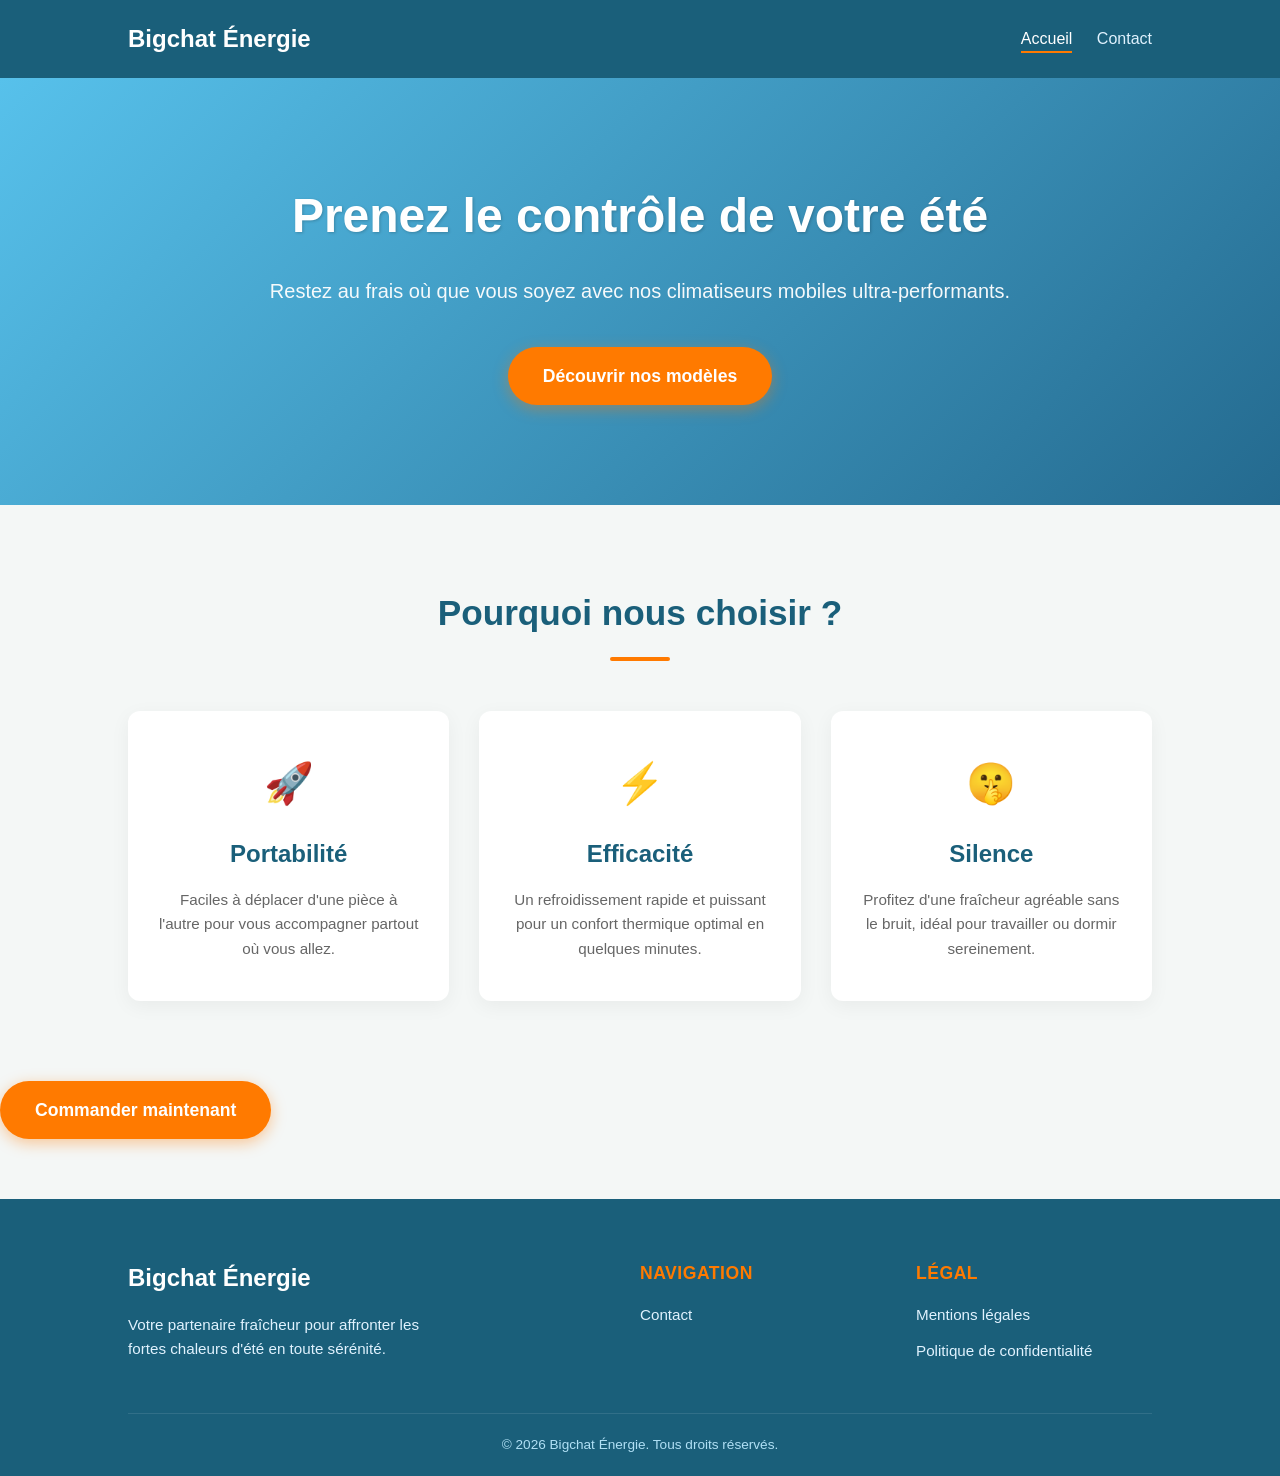
<file: index.html>
<!DOCTYPE html>
<html lang="fr">
<head>
    <meta charset="UTF-8">
    <meta name="viewport" content="width=device-width, initial-scale=1.0">
    <title>Votre Confort d'Été - Bigchat Énergie</title>
    <link rel="stylesheet" href="canicule2/style.css">
</head>
<body>

    <!-- En-tête / Navigation -->
    <header class="main-header">
        <div class="logo">Bigchat Énergie</div>
        <nav class="nav-links">
            <a href="#index.html" class="active">Accueil</a>
            <a href="canicule2/contact.html">Contact</a>
        </nav>
    </header>

       <!-- Section Principale (Hero Banner) -->
    <section class="hero">
        <div class="hero-content">
            <h1>Prenez le contrôle de votre été</h1>
            <p>Restez au frais où que vous soyez avec nos climatiseurs mobiles ultra-performants.</p>
            <!-- Voici le bouton mis à jour avec le nouveau texte -->
            <a href="canicule2/climatiseurs.html" class="btn-cta">Découvrir nos modèles</a>
        </div>
    </section>


    <!-- Section Arguments / Pourquoi nous choisir -->
    <section class="features-section">
        <h2>Pourquoi nous choisir ?</h2>
        <div class="features-grid">
            <div class="feature-card">
                <div class="feature-icon">🚀</div>
                <h3>Portabilité</h3>
                <p>Faciles à déplacer d'une pièce à l'autre pour vous accompagner partout où vous allez.</p>
            </div>
            <div class="feature-card">
                <div class="feature-icon">⚡</div>
                <h3>Efficacité</h3>
                <p>Un refroidissement rapide et puissant pour un confort thermique optimal en quelques minutes.</p>
            </div>
            <div class="feature-card">
                <div class="feature-icon">🤫</div>
                <h3>Silence</h3>
                <p>Profitez d'une fraîcheur agréable sans le bruit, idéal pour travailler ou dormir sereinement.</p>
            </div>
        </div>
    </section>
  <a href="TON_LIEN_DE_PAIEMENT_STRIPE" class="btn-cta">Commander maintenant</a>
        </div>
</main>
   <!-- Pied de page (Footer) -->
    <footer class="main-footer">
        <div class="footer-content">
            
            <!-- Bloc Marque -->
            <div class="footer-brand">
                <h3>Bigchat Énergie</h3>
                <p>Votre partenaire fraîcheur pour affronter les fortes chaleurs d'été en toute sérénité.</p>
            </div>
            
            <!-- Liens de navigation -->
            <div class="footer-links">
                <h4>Navigation</h4>
                <ul>
                    <li><a href="canicule2/contact.html">Contact</a></li>
                </ul>
            </div>
            
            <!-- Liens légaux -->
            <div class="footer-legal">
                <h4>Légal</h4>
                <ul>
                    <li><a href="canicule2/mentions-legales.html">Mentions légales</a></li>
                    <li><a href="canicule2/confidentialite.html">Politique de confidentialité</a></li>
                </ul>
            </div>
            
        </div>
        
        <!-- Copyright -->
        <div class="footer-bottom">
            <p>&copy; 2026 Bigchat Énergie. Tous droits réservés.</p>
        </div>
    </footer>
</body>
</html>
</file>
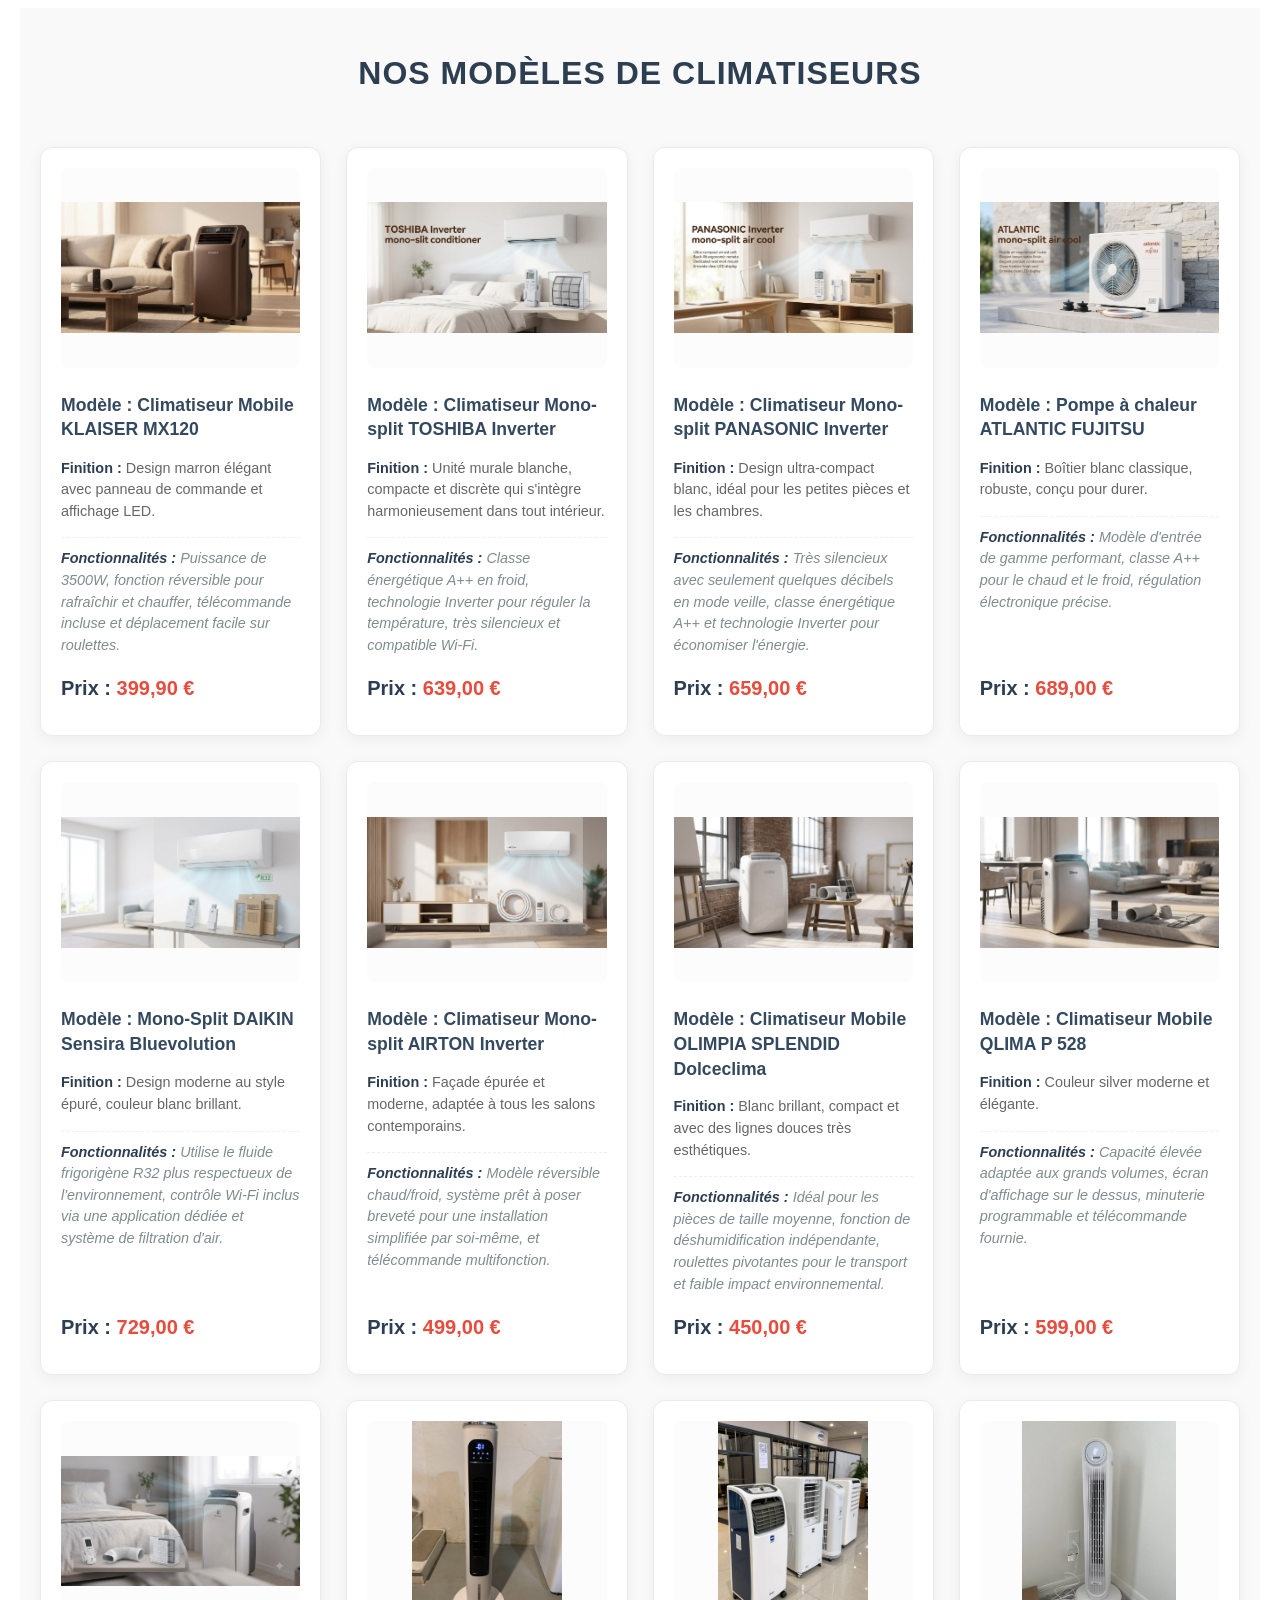
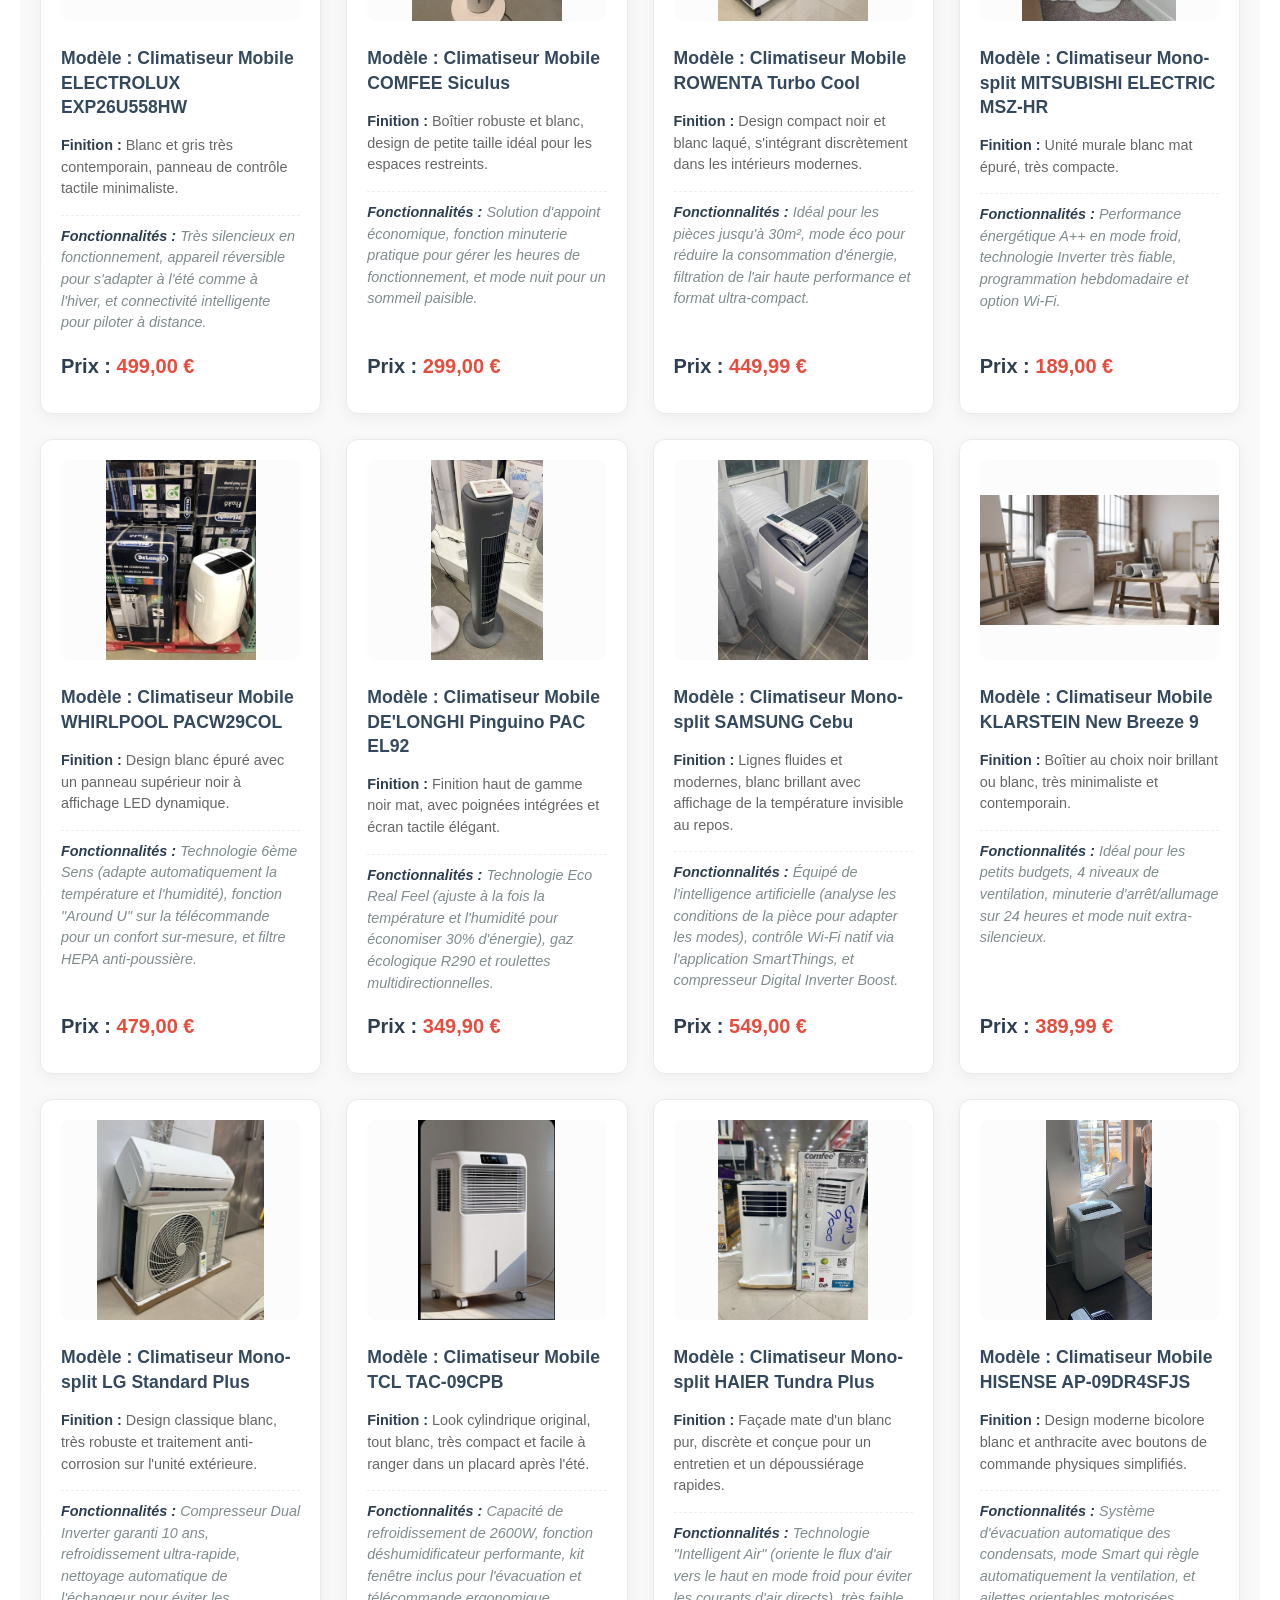
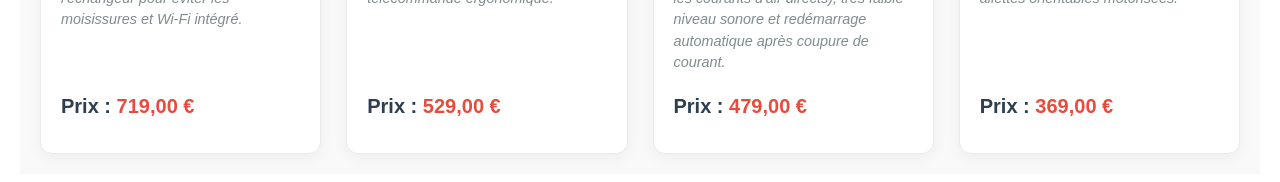
<file: canicule2/climatiseurs.html>
<!DOCTYPE html>
<html lang="fr">
<head>
    <meta charset="UTF-8">
    <meta name="viewport" content="width=device-width, initial-scale=1.0">
    <title>Nos Modèles de Climatiseurs</title>
    <link rel="stylesheet" href="Style1.css">
</head>
<body>
<main>
    <h2>Nos Modèles de Climatiseurs</h2>

    <!-- Modèle 1 -->
    <section class="modele">
        <img src="images/IMG-20260715-WA0000.jpg" alt="Climatiseur Mobile Klaiser MX120">
        <h3>Modèle : Climatiseur Mobile KLAISER MX120</h3>
        <p><strong>Finition :</strong> Design marron élégant avec panneau de commande et affichage LED.</p>
        <p><strong>Prix :</strong> 399,90 €</p>
        <p><strong>Fonctionnalités :</strong> Puissance de 3500W, fonction réversible pour rafraîchir et chauffer, télécommande incluse et déplacement facile sur roulettes.</p>
    </section>

    <!-- Modèle 2 -->
    <section class="modele">
        <img src="images/IMG-20260715-WA0001.jpg" alt="Climatiseur Mono-split Toshiba Inverter">
        <h3>Modèle : Climatiseur Mono-split TOSHIBA Inverter</h3>
        <p><strong>Finition :</strong> Unité murale blanche, compacte et discrète qui s'intègre harmonieusement dans tout intérieur.</p>
        <p><strong>Prix :</strong> 639,00 €</p>
        <p><strong>Fonctionnalités :</strong> Classe énergétique A++ en froid, technologie Inverter pour réguler la température, très silencieux et compatible Wi-Fi.</p>
    </section>

    <!-- Modèle 3 -->
    <section class="modele">
        <img src="images/IMG-20260715-WA0002.jpg" alt="Climatiseur Mono-split Panasonic Inverter">
        <h3>Modèle : Climatiseur Mono-split PANASONIC Inverter</h3>
        <p><strong>Finition :</strong> Design ultra-compact blanc, idéal pour les petites pièces et les chambres.</p>
        <p><strong>Prix :</strong> 659,00 €</p>
        <p><strong>Fonctionnalités :</strong> Très silencieux avec seulement quelques décibels en mode veille, classe énergétique A++ et technologie Inverter pour économiser l'énergie.</p>
    </section>

    <!-- Modèle 4 -->
    <section class="modele">
        <img src="images/IMG-20260715-WA0003.jpg" alt="Pompe à chaleur Atlantic Fujitsu">
        <h3>Modèle : Pompe à chaleur ATLANTIC FUJITSU</h3>
        <p><strong>Finition :</strong> Boîtier blanc classique, robuste, conçu pour durer.</p>
        <p><strong>Prix :</strong> 689,00 €</p>
        <p><strong>Fonctionnalités :</strong> Modèle d'entrée de gamme performant, classe A++ pour le chaud et le froid, régulation électronique précise.</p>
    </section>

    <!-- Modèle 5 -->
    <section class="modele">
        <img src="images/IMG-20260715-WA0004.jpg" alt="Mono-Split Daikin Sensira">
        <h3>Modèle : Mono-Split DAIKIN Sensira Bluevolution</h3>
        <p><strong>Finition :</strong> Design moderne au style épuré, couleur blanc brillant.</p>
        <p><strong>Prix :</strong> 729,00 €</p>
        <p><strong>Fonctionnalités :</strong> Utilise le fluide frigorigène R32 plus respectueux de l'environnement, contrôle Wi-Fi inclus via une application dédiée et système de filtration d'air.</p>
    </section>

    <!-- Modèle 6 -->
    <section class="modele">
        <img src="images/IMG-20260715-WA0005(1).jpg" alt="Climatiseur Mono-split Airton Inverter">
        <h3>Modèle : Climatiseur Mono-split AIRTON Inverter</h3>
        <p><strong>Finition :</strong> Façade épurée et moderne, adaptée à tous les salons contemporains.</p>
        <p><strong>Prix :</strong> 499,00 €</p>
        <p><strong>Fonctionnalités :</strong> Modèle réversible chaud/froid, système prêt à poser breveté pour une installation simplifiée par soi-même, et télécommande multifonction.</p>
    </section>

    <!-- Modèle 7 -->
    <section class="modele">
        <img src="images/IMG-20260715-WA0006.jpg" alt="Climatiseur Mobile Olimpia Splendid">
        <h3>Modèle : Climatiseur Mobile OLIMPIA SPLENDID Dolceclima</h3>
        <p><strong>Finition :</strong> Blanc brillant, compact et avec des lignes douces très esthétiques.</p>
        <p><strong>Prix :</strong> 450,00 €</p>
        <p><strong>Fonctionnalités :</strong> Idéal pour les pièces de taille moyenne, fonction de déshumidification indépendante, roulettes pivotantes pour le transport et faible impact environnemental.</p>
    </section>

    <!-- Modèle 8 -->
    <section class="modele">
        <img src="images/IMG-20260715-WA0007.jpg" alt="Climatiseur Mobile Qlima P 528">
        <h3>Modèle : Climatiseur Mobile QLIMA P 528</h3>
        <p><strong>Finition :</strong> Couleur silver moderne et élégante.</p>
        <p><strong>Prix :</strong> 599,00 €</p>
        <p><strong>Fonctionnalités :</strong> Capacité élevée adaptée aux grands volumes, écran d'affichage sur le dessus, minuterie programmable et télécommande fournie.</p>
    </section>

    <!-- Modèle 9 -->
    <section class="modele">
        <img src="images/IMG-20260715-WA0008.jpg" alt="Climatiseur Mobile Electrolux">
        <h3>Modèle : Climatiseur Mobile ELECTROLUX EXP26U558HW</h3>
        <p><strong>Finition :</strong> Blanc et gris très contemporain, panneau de contrôle tactile minimaliste.</p>
        <p><strong>Prix :</strong> 499,00 €</p>
        <p><strong>Fonctionnalités :</strong> Très silencieux en fonctionnement, appareil réversible pour s'adapter à l'été comme à l'hiver, et connectivité intelligente pour piloter à distance.</p>
    </section>

    <!-- Modèle 10 -->
    <section class="modele">
        <img src="images/eb5ed5e9d8457221a0f3c9d66fcd2192.jpg" alt="Climatiseur Mobile Comfee Siculus">
        <h3>Modèle : Climatiseur Mobile COMFEE Siculus</h3>
        <p><strong>Finition :</strong> Boîtier robuste et blanc, design de petite taille idéal pour les espaces restreints.</p>
        <p><strong>Prix :</strong> 299,00 €</p>
        <p><strong>Fonctionnalités :</strong> Solution d'appoint économique, fonction minuterie pratique pour gérer les heures de fonctionnement, et mode nuit pour un sommeil paisible.</p>
    </section>

    <!-- Modèle 11 -->
    <section class="modele">
        <img src="images/8d35a3033ca5ecac005cf80130a2c4dc.jpg" alt="Climatiseur Mobile Rowenta Turbo Cool">
        <h3>Modèle : Climatiseur Mobile ROWENTA Turbo Cool</h3>
        <p><strong>Finition :</strong> Design compact noir et blanc laqué, s'intégrant discrètement dans les intérieurs modernes.</p>
        <p><strong>Prix :</strong> 449,99 €</p>
        <p><strong>Fonctionnalités :</strong> Idéal pour les pièces jusqu'à 30m², mode éco pour réduire la consommation d'énergie, filtration de l'air haute performance et format ultra-compact.</p>
    </section>

    <!-- Modèle 12 -->
    <section class="modele">
        <img src="images/48fcdde93a00173c76ac7d8f3db1741b.jpg" alt="Climatiseur Mono-split Mitsubishi Electric HR">
        <h3>Modèle : Climatiseur Mono-split MITSUBISHI ELECTRIC MSZ-HR</h3>
        <p><strong>Finition :</strong> Unité murale blanc mat épuré, très compacte.</p>
        <p><strong>Prix :</strong> 189,00 €</p>
        <p><strong>Fonctionnalités :</strong> Performance énergétique A++ en mode froid, technologie Inverter très fiable, programmation hebdomadaire et option Wi-Fi.</p>
    </section>

    <!-- Modèle 13 -->
    <section class="modele">
        <img src="images/2d046b983383919b18f8559c514d2434.jpg" alt="Climatiseur Mobile Whirlpool">
        <h3>Modèle : Climatiseur Mobile WHIRLPOOL PACW29COL</h3>
        <p><strong>Finition :</strong> Design blanc épuré avec un panneau supérieur noir à affichage LED dynamique.</p>
        <p><strong>Prix :</strong> 479,00 €</p>
        <p><strong>Fonctionnalités :</strong> Technologie 6ème Sens (adapte automatiquement la température et l'humidité), fonction "Around U" sur la télécommande pour un confort sur-mesure, et filtre HEPA anti-poussière.</p>
    </section>

    <!-- Modèle 14 -->
    <section class="modele">
        <img src="images/4ec22b83e53e496fe6213dd61015fd34.jpg" alt="Climatiseur Mobile De'Longhi Pinguino">
        <h3>Modèle : Climatiseur Mobile DE'LONGHI Pinguino PAC EL92</h3>
        <p><strong>Finition :</strong> Finition haut de gamme noir mat, avec poignées intégrées et écran tactile élégant.</p>
        <p><strong>Prix :</strong> 349,90 €</p>
        <p><strong>Fonctionnalités :</strong> Technologie Eco Real Feel (ajuste à la fois la température et l'humidité pour économiser 30% d'énergie), gaz écologique R290 et roulettes multidirectionnelles.</p>
    </section>

    <!-- Modèle 15 -->
    <section class="modele">
        <img src="images/01ff5358fda904b29e07a890190b2364.jpg" alt="Climatiseur Mono-split Samsung Cebu">
        <h3>Modèle : Climatiseur Mono-split SAMSUNG Cebu</h3>
        <p><strong>Finition :</strong> Lignes fluides et modernes, blanc brillant avec affichage de la température invisible au repos.</p>
        <p><strong>Prix :</strong> 549,00 €</p>
        <p><strong>Fonctionnalités :</strong> Équipé de l'intelligence artificielle (analyse les conditions de la pièce pour adapter les modes), contrôle Wi-Fi natif via l'application SmartThings, et compresseur Digital Inverter Boost.</p>
    </section>

    <!-- Modèle 16 -->
    <section class="modele">
        <img src="images/IMG-20260715-WA0006.jpg" alt="Climatiseur Mobile Klarstein New Breeze">
        <h3>Modèle : Climatiseur Mobile KLARSTEIN New Breeze 9</h3>
        <p><strong>Finition :</strong> Boîtier au choix noir brillant ou blanc, très minimaliste et contemporain.</p>
        <p><strong>Prix :</strong> 389,99 €</p>
        <p><strong>Fonctionnalités :</strong> Idéal pour les petits budgets, 4 niveaux de ventilation, minuterie d'arrêt/allumage sur 24 heures et mode nuit extra-silencieux.</p>
    </section>

    <!-- Modèle 17 -->
    <section class="modele">
        <img src="images/1b32008d59f3ee0c10a5fdc81ed497f7.jpg" alt="Climatiseur Mono-split LG Standard Plus">
        <h3>Modèle : Climatiseur Mono-split LG Standard Plus</h3>
        <p><strong>Finition :</strong> Design classique blanc, très robuste et traitement anti-corrosion sur l'unité extérieure.</p>
        <p><strong>Prix :</strong> 719,00 €</p>
        <p><strong>Fonctionnalités :</strong> Compresseur Dual Inverter garanti 10 ans, refroidissement ultra-rapide, nettoyage automatique de l'échangeur pour éviter les moisissures et Wi-Fi intégré.</p>
    </section>

    <!-- Modèle 18 -->
    <section class="modele">
        <img src="images/18baa66d4e4d8a1123798cf0e215a6a6.jpg" alt="Climatiseur Mobile TCL">
        <h3>Modèle : Climatiseur Mobile TCL TAC-09CPB</h3>
        <p><strong>Finition :</strong> Look cylindrique original, tout blanc, très compact et facile à ranger dans un placard après l'été.</p>
        <p><strong>Prix :</strong> 529,00 €</p>
        <p><strong>Fonctionnalités :</strong> Capacité de refroidissement de 2600W, fonction déshumidificateur performante, kit fenêtre inclus pour l'évacuation et télécommande ergonomique.</p>
    </section>

    <!-- Modèle 19 -->
    <section class="modele">
        <img src="images/979cb40f99247404dd58c3ae1fc3425b.jpg" alt="Climatiseur Mono-split Haier Tundra">
        <h3>Modèle : Climatiseur Mono-split HAIER Tundra Plus</h3>
        <p><strong>Finition :</strong> Façade mate d'un blanc pur, discrète et conçue pour un entretien et un dépoussiérage rapides.</p>
        <p><strong>Prix :</strong> 479,00 €</p>
        <p><strong>Fonctionnalités :</strong> Technologie "Intelligent Air" (oriente le flux d'air vers le haut en mode froid pour éviter les courants d'air directs), très faible niveau sonore et redémarrage automatique après coupure de courant.</p>
    </section>

    <!-- Modèle 20 -->
    <section class="modele">
        <img src="images/abf93b95c8855ac11e480914ffda5227.jpg" alt="Climatiseur Mobile Hisense">
        <h3>Modèle : Climatiseur Mobile HISENSE AP-09DR4SFJS</h3>
        <p><strong>Finition :</strong> Design moderne bicolore blanc et anthracite avec boutons de commande physiques simplifiés.</p>
        <p><strong>Prix :</strong> 369,00 €</p>
        <p><strong>Fonctionnalités :</strong> Système d'évacuation automatique des condensats, mode Smart qui règle automatiquement la ventilation, et ailettes orientables motorisées.</p>
    </section>
</main>
</body>
</html>
</file>
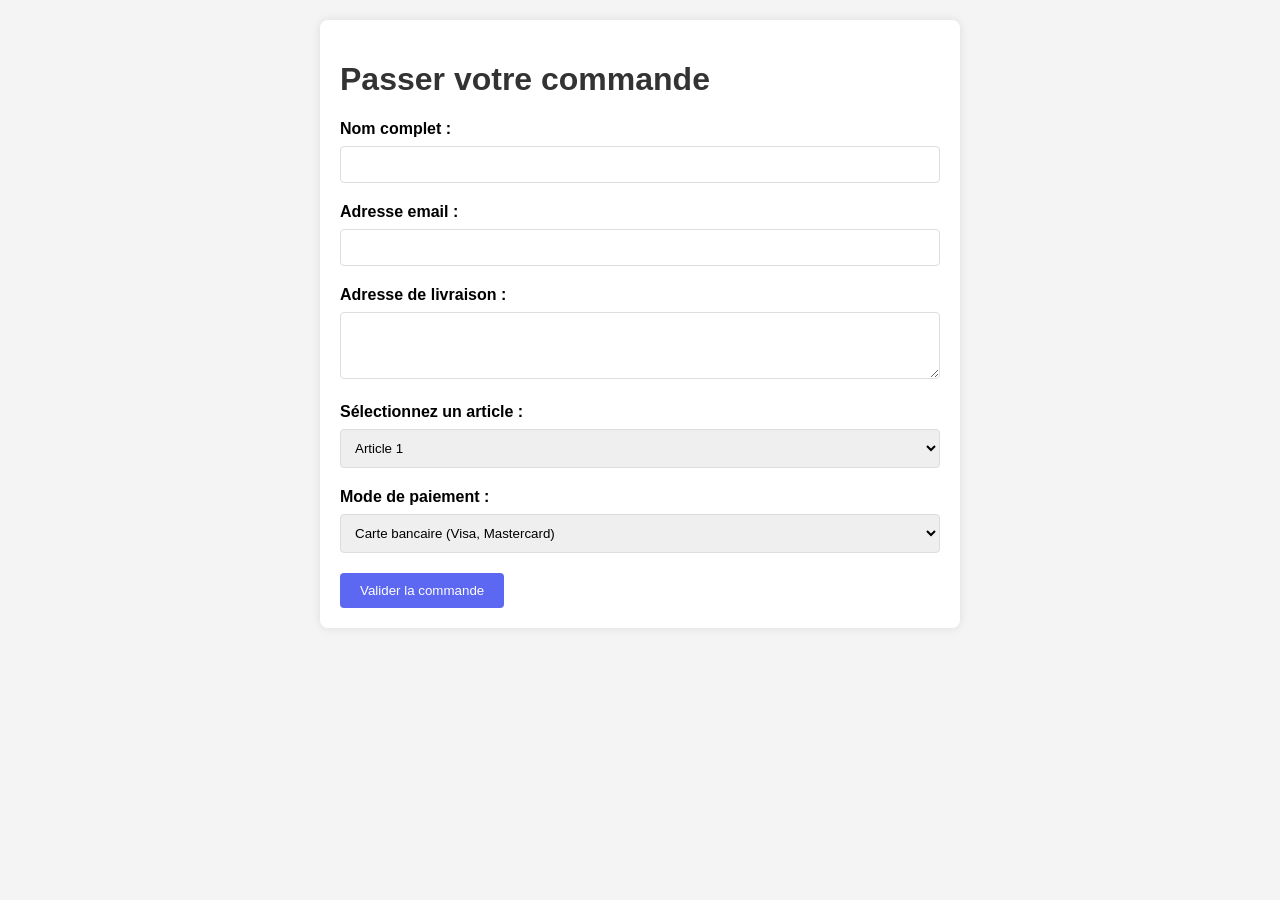
<file: canicule2/commande.html>
<!DOCTYPE html>
<html lang="fr">
<head>
<style>
body {
    font-family: Arial, sans-serif;
    margin: 20px;
    background-color: #f4f4f4;
}

.container {
    max-width: 600px;
    margin: auto;
    background: #fff;
    padding: 20px;
    border-radius: 8px;
    box-shadow: 0 0 10px rgba(0, 0, 0, 0.1);
}

h1 {
    color: #333;
}

label {
    display: block;
    margin-bottom: 8px;
    font-weight: bold;
}

input, textarea, select {
    width: 100%;
    padding: 10px;
    margin-bottom: 20px;
    border: 1px solid #ddd;
    border-radius: 4px;
    box-sizing: border-box;
}

button {
    padding: 10px 20px;
    background-color: #5c67f2;
    color: white;
    border: none;
    border-radius: 4px;
    cursor: pointer;
}

button:hover {
    background-color: #4a54e1;
}
 </style> 
</head>
<body>
    <div class="container">
        <h1>Passer votre commande</h1>
        <form action="/submit-order" method="POST">
            <label for="name">Nom complet :</label>
            <input type="text" id="name" name="name" required>

            <label for="email">Adresse email :</label>
            <input type="email" id="email" name="email" required>

            <label for="address">Adresse de livraison :</label>
            <textarea id="address" name="address" rows="3" required></textarea>

            <label for="product">Sélectionnez un article :</label>
            <select id="product" name="product">
                <option value="item1">Article 1</option>
                <option value="item2">Article 2</option>
                <option value="item3">Article 3</option>
            </select>

            <label for="payment">Mode de paiement :</label>
            <select id="payment" name="payment">
                <option value="credit_card">Carte bancaire (Visa, Mastercard)</option>
                <option value="paypal">PayPal</option>
                <option value="apple_pay">Apple Pay</option>
            </select>

            <button type="submit">Valider la commande</button>
        </form>
    </div>
</body>
</html>
</file>
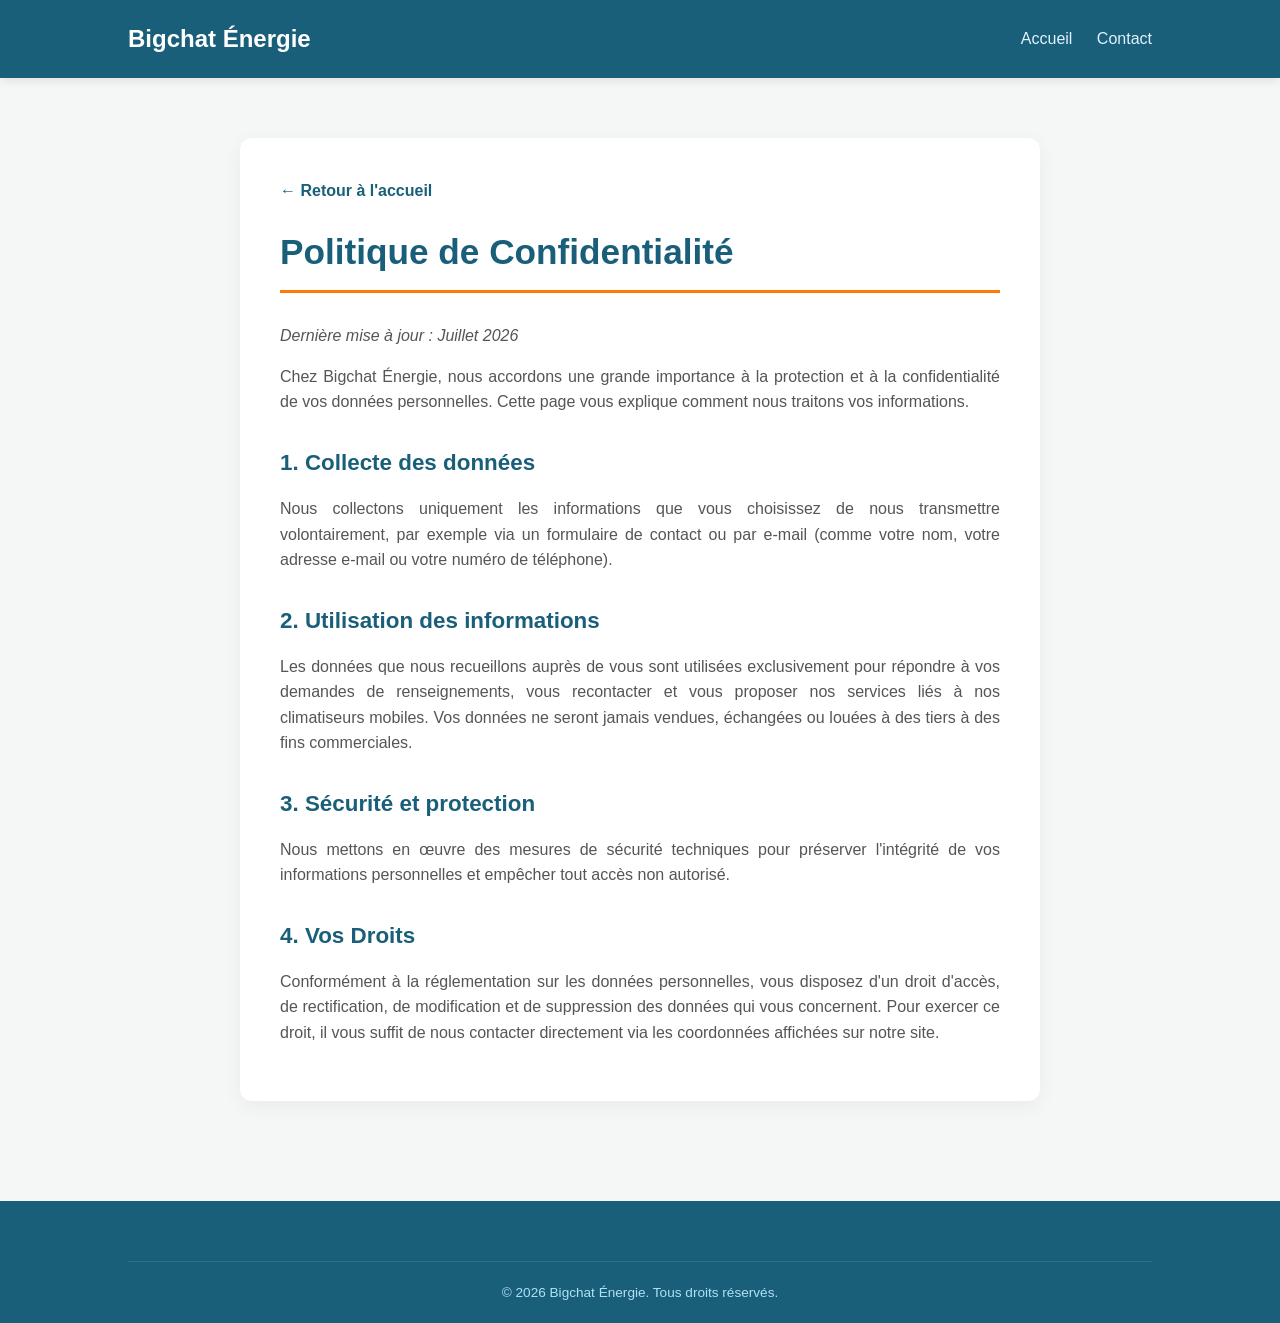
<file: canicule2/confidentialite.html>
<!DOCTYPE html>
<html lang="fr">
<head>
    <meta charset="UTF-8">
    <meta name="viewport" content="width=device-width, initial-scale=1.0">
    <title>Politique de Confidentialité - Bigchat Énergie</title>
    <link rel="stylesheet" href="style.css">
    <style>
        /* Styles spécifiques pour rendre la page de texte agréable à lire */
        .legal-container {
            max-width: 800px;
            margin: 60px auto;
            padding: 40px;
            background: #ffffff;
            border-radius: 12px;
            box-shadow: 0 5px 20px rgba(0,0,0,0.05);
        }
        .legal-container h1 {
            color: #1a5f7a;
            margin-bottom: 30px;
            font-size: 2.2rem;
            border-bottom: 3px solid #ff7a00;
            padding-bottom: 10px;
        }
        .legal-container h2 {
            color: #1a5f7a;
            font-size: 1.4rem;
            margin-top: 30px;
            margin-bottom: 15px;
        }
        .legal-container p {
            color: #555;
            margin-bottom: 15px;
            text-align: justify;
        }
        .btn-back {
            display: inline-block;
            margin-bottom: 20px;
            color: #1a5f7a;
            text-decoration: none;
            font-weight: bold;
        }
        .btn-back:hover {
            text-decoration: underline;
        }
    </style>
</head>
<body>

    <!-- En-tête / Navigation -->
    <header class="main-header">
        <div class="logo">Bigchat Énergie</div>
        <nav class="nav-links">
            <a href="index.html">Accueil</a>
            <a href="index.html">Contact</a>
        </nav>
    </header>

    <!-- Contenu Légal -->
    <main class="legal-container">
        <a href="index.html" class="btn-back">← Retour à l'accueil</a>
        
        <h1>Politique de Confidentialité</h1>
        <p><em>Dernière mise à jour : Juillet 2026</em></p>
        
        <p>Chez Bigchat Énergie, nous accordons une grande importance à la protection et à la confidentialité de vos données personnelles. Cette page vous explique comment nous traitons vos informations.</p>

        <h2>1. Collecte des données</h2>
        <p>Nous collectons uniquement les informations que vous choisissez de nous transmettre volontairement, par exemple via un formulaire de contact ou par e-mail (comme votre nom, votre adresse e-mail ou votre numéro de téléphone).</p>

        <h2>2. Utilisation des informations</h2>
        <p>Les données que nous recueillons auprès de vous sont utilisées exclusivement pour répondre à vos demandes de renseignements, vous recontacter et vous proposer nos services liés à nos climatiseurs mobiles. Vos données ne seront jamais vendues, échangées ou louées à des tiers à des fins commerciales.</p>

        <h2>3. Sécurité et protection</h2>
        <p>Nous mettons en œuvre des mesures de sécurité techniques pour préserver l'intégrité de vos informations personnelles et empêcher tout accès non autorisé.</p>

        <h2>4. Vos Droits</h2>
        <p>Conformément à la réglementation sur les données personnelles, vous disposez d'un droit d'accès, de rectification, de modification et de suppression des données qui vous concernent. Pour exercer ce droit, il vous suffit de nous contacter directement via les coordonnées affichées sur notre site.</p>
    </main>

    <!-- Pied de page identique -->
    <footer class="main-footer" style="margin-top: 100px;">
        <div class="footer-bottom">
            <p>&copy; 2026 Bigchat Énergie. Tous droits réservés.</p>
        </div>
    </footer>

</body>
</html>
</file>
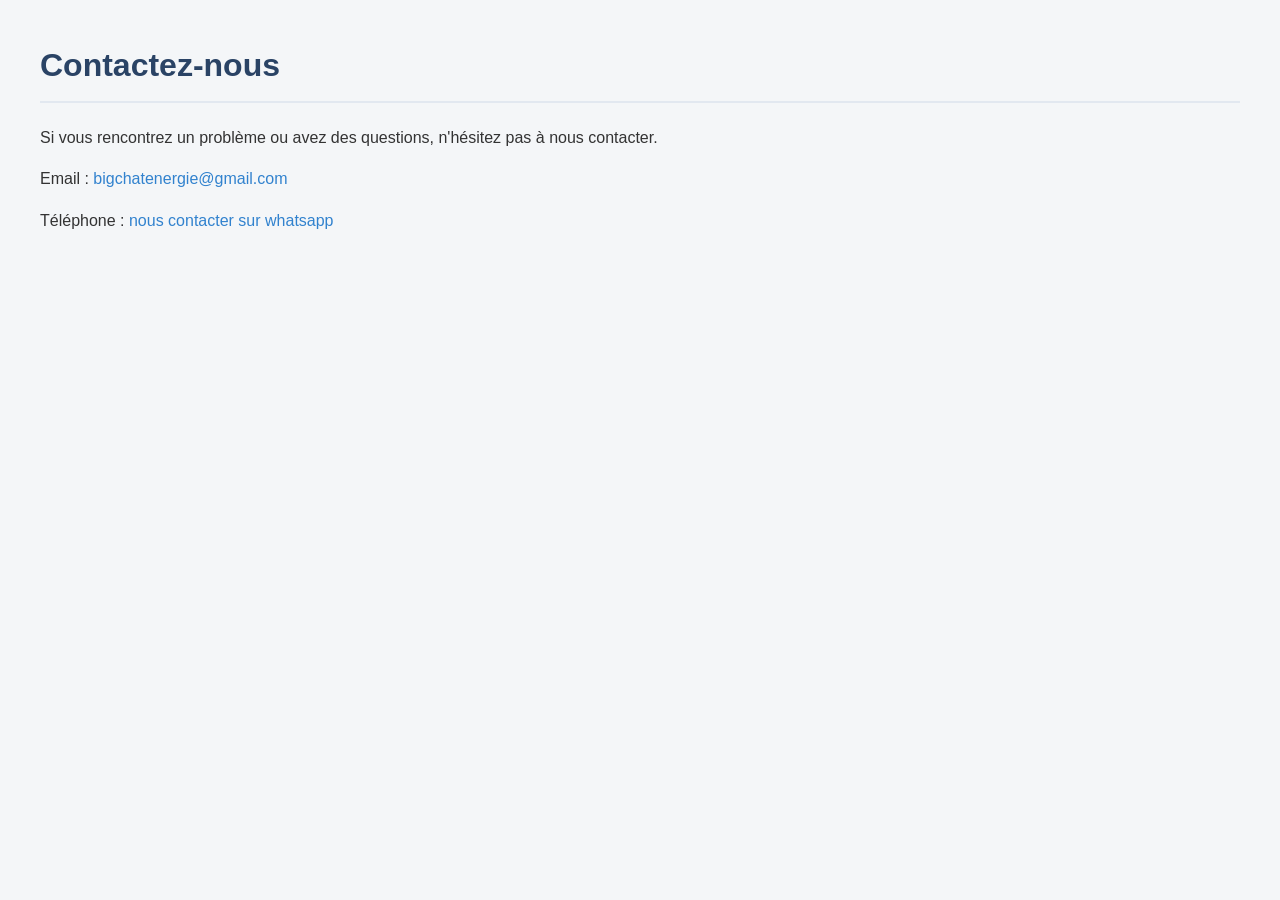
<file: canicule2/contact.html>
<!DOCTYPE html>
<html lang="fr">
<head>
    <meta charset="UTF-8">
    <meta name="viewport" content="width=device-width, initial-scale=1.0">
    <title>Contact</title>
    <style>
        body {
            font-family: Arial, sans-serif;
            margin: 40px;
            background-color: #f4f6f8;
            color: #333;
            line-height: 1.6;
        }
        h1 {
            color: #2a4365;
            border-bottom: 2px solid #e2e8f0;
            padding-bottom: 10px;
        }
        p {
            font-size: 16px;
        }
        a {
            color: #3182ce;
            text-decoration: none;
        }
        a:hover {
            text-decoration: underline;
        }
    </style>
</head>
<body>
    <h1>Contactez-nous</h1>
    <p>Si vous rencontrez un problème ou avez des questions, n'hésitez pas à nous contacter.</p>

    <!--Lien pour ouvrir le mail-->
    <p>Email : <a href="mailto:bigchatenergie@gmail.com">bigchatenergie@gmail.com</a></p>

     <!--Lien pour ouvrir le whatsapp-->
    <p>Téléphone : <a href="https://wa.me/33676190323">nous contacter sur whatsapp</a></p>
</body>
</html>
</file>
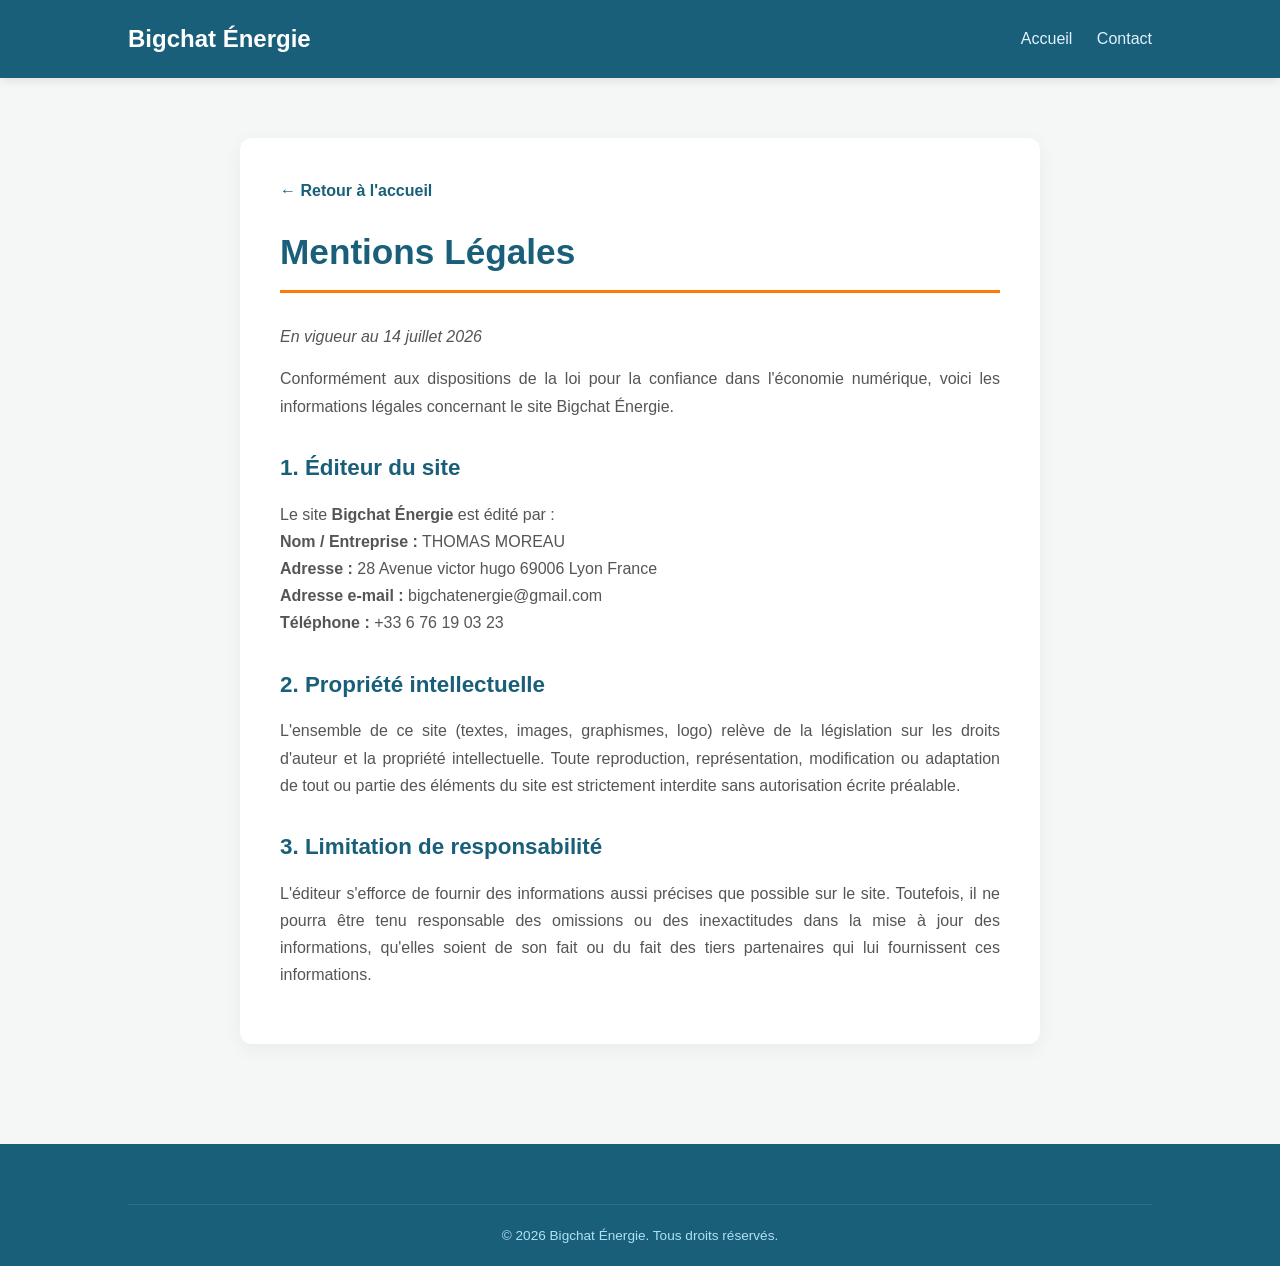
<file: canicule2/mentions-legales.html>
<!DOCTYPE html>
<html lang="fr">
<head>
    <meta charset="UTF-8">
    <meta name="viewport" content="width=device-width, initial-scale=1.0">
    <title>Mentions Légales - Bigchat Énergie</title>
    <link rel="stylesheet" href="style.css">
    <style>
        /* Même style que la politique de confidentialité pour la cohérence */
        .legal-container {
            max-width: 800px;
            margin: 60px auto;
            padding: 40px;
            background: #ffffff;
            border-radius: 12px;
            box-shadow: 0 5px 20px rgba(0,0,0,0.05);
        }
        .legal-container h1 {
            color: #1a5f7a;
            margin-bottom: 30px;
            font-size: 2.2rem;
            border-bottom: 3px solid #ff7a00;
            padding-bottom: 10px;
        }
        .legal-container h2 {
            color: #1a5f7a;
            font-size: 1.4rem;
            margin-top: 30px;
            margin-bottom: 15px;
        }
        .legal-container p {
            color: #555;
            margin-bottom: 15px;
            text-align: justify;
            line-height: 1.7;
        }
        .btn-back {
            display: inline-block;
            margin-bottom: 20px;
            color: #1a5f7a;
            text-decoration: none;
            font-weight: bold;
        }
        .btn-back:hover {
            text-decoration: underline;
        }
    </style>
</head>
<body>

    <!-- En-tête / Navigation -->
    <header class="main-header">
        <div class="logo">Bigchat Énergie</div>
        <nav class="nav-links">
            <a href="index.html">Accueil</a>
            <a href="index.html">Contact</a>
        </nav>
    </header>

    <!-- Contenu des Mentions Légales -->
    <main class="legal-container">
        <a href="index.html" class="btn-back">← Retour à l'accueil</a>
        
        <h1>Mentions Légales</h1>
        <p><em>En vigueur au 14 juillet 2026</em></p>
        
        <p>Conformément aux dispositions de la loi pour la confiance dans l'économie numérique, voici les informations légales concernant le site Bigchat Énergie.</p>

        <h2>1. Éditeur du site</h2>
        <p>
            Le site <strong>Bigchat Énergie</strong> est édité par :<br>
            <strong>Nom / Entreprise :</strong> THOMAS MOREAU<br>
            <strong>Adresse :</strong> 28 Avenue victor hugo 69006 Lyon France<br>
            <strong>Adresse e-mail :</strong> bigchatenergie@gmail.com<br>
            <strong>Téléphone :</strong> +33 6 76 19 03 23
        </p>

         <h2>2. Propriété intellectuelle</h2>
        <p>L'ensemble de ce site (textes, images, graphismes, logo) relève de la législation sur les droits d'auteur et la propriété intellectuelle. Toute reproduction, représentation, modification ou adaptation de tout ou partie des éléments du site est strictement interdite sans autorisation écrite préalable.</p>

        <h2>3. Limitation de responsabilité</h2>
        <p>L'éditeur s'efforce de fournir des informations aussi précises que possible sur le site. Toutefois, il ne pourra être tenu responsable des omissions ou des inexactitudes dans la mise à jour des informations, qu'elles soient de son fait ou du fait des tiers partenaires qui lui fournissent ces informations.</p>
    </main>

    <!-- Pied de page -->
    <footer class="main-footer" style="margin-top: 100px;">
        <div class="footer-bottom">
            <p>&copy; 2026 Bigchat Énergie. Tous droits réservés.</p>
        </div>
    </footer>

</body>
</html>
</file>
<file: canicule2/style.css>
/* Réinitialisation de base */
* {
    margin: 0;
    padding: 0;
    box-sizing: border-box;
    font-family: 'Segoe UI', Tahoma, Geneva, Verdana, sans-serif;
}

body {
    background-color: #f4f7f6;
    color: #333;
    line-height: 1.6;
}

/* En-tête (Header) */
.main-header {
    background-color: #1a5f7a; /* Bleu plus foncé pour un excellent contraste */
    display: flex;
    justify-content: space-between;
    align-items: center;
    padding: 20px 10%;
    box-shadow: 0 2px 10px rgba(0,0,0,0.1);
}

.main-header .logo {
    color: #ffffff;
    font-size: 1.5rem;
    font-weight: bold;
}

.nav-links a {
    color: #e0f2fe;
    text-decoration: none;
    margin-left: 20px;
    font-weight: 500;
    transition: color 0.3s ease;
}

.nav-links a:hover, .nav-links a.active {
    color: #ffffff;
    border-bottom: 2px solid #ff7a00;
    padding-bottom: 4px;
}

/* Section Principale (Hero) */
.hero {
    background: linear-gradient(135deg, #57c1eb 0%, #246a8f 100%);
    color: white;
    text-align: center;
    padding: 100px 20px;
}

.hero-content {
    max-width: 800px;
    margin: 0 auto;
}

.hero h1 {
    font-size: 3rem;
    margin-bottom: 20px;
    text-shadow: 1px 1px 3px rgba(0,0,0,0.2);
}

.hero p {
    font-size: 1.25rem;
    margin-bottom: 40px;
    opacity: 0.95;
}

/* Bouton d'action (CTA) */
.btn-cta {
    display: inline-block;
    background-color: #ff7a00; /* Orange dynamique et chaleureux */
    color: white;
    text-decoration: none;
    padding: 15px 35px;
    font-size: 1.1rem;
    font-weight: bold;
    border-radius: 50px;
    box-shadow: 0 4px 15px rgba(255, 122, 0, 0.4);
    transition: all 0.3s ease;
}

.btn-cta:hover {
    background-color: #e06900;
    transform: translateY(-3px);
    box-shadow: 0 6px 20px rgba(255, 122, 0, 0.6);
}

/* Section "Pourquoi nous choisir ?" */
.features-section {
    padding: 80px 10%;
    text-align: center;
}

.features-section h2 {
    color: #1a5f7a;
    font-size: 2.2rem;
    margin-bottom: 50px;
    position: relative;
}

.features-section h2::after {
    content: '';
    display: block;
    width: 60px;
    height: 4px;
    background-color: #ff7a00;
    margin: 15px auto 0;
    border-radius: 2px;
}

/* Grille des cartes */
.features-grid {
    display: flex;
    justify-content: center;
    gap: 30px;
    flex-wrap: wrap; /* S'adapte sur mobile */
}

/* Cartes individuelles */
.feature-card {
    background: white;
    flex: 1;
    min-width: 280px;
    max-width: 350px;
    padding: 40px 30px;
    border-radius: 12px;
    box-shadow: 0 5px 20px rgba(0,0,0,0.05);
    transition: transform 0.3s ease, box-shadow 0.3s ease;
}

.feature-card:hover {
    transform: translateY(-5px);
    box-shadow: 0 10px 25px rgba(0,0,0,0.1);
}

.feature-icon {
    font-size: 2.5rem;
    margin-bottom: 20px;
}

.feature-card h3 {
    color: #1a5f7a;
    font-size: 1.5rem;
    margin-bottom: 15px;
}

.feature-card p {
    color: #666;
    font-size: 0.95rem;
    line-height: 1.6;
}

/* Adaptabilité Mobile */
@media (max-width: 768px) {
    .main-header {
        flex-direction: column;
        gap: 15px;
    }
    
    .hero h1 {
        font-size: 2.2rem;
    }
    
    .hero p {
        font-size: 1.1rem;
    }
}
/* Pied de page (Footer) */
.main-footer {
    background-color: #1a5f7a; /* On garde le bleu foncé du header pour la cohérence */
    color: #ffffff;
    padding: 60px 10% 20px;
    margin-top: 60px; /* Crée un espace entre le contenu et le footer */
}

.footer-content {
    display: flex;
    justify-content: space-between;
    flex-wrap: wrap;
    gap: 40px;
    margin-bottom: 40px;
}

.footer-brand {
    flex: 2;
    min-width: 250px;
}

.footer-brand h3 {
    font-size: 1.5rem;
    margin-bottom: 15px;
    color: #ffffff;
}

.footer-brand p {
    color: #e0f2fe;
    font-size: 0.95rem;
    max-width: 320px;
}

.footer-links, .footer-legal {
    flex: 1;
    min-width: 150px;
}

.footer-links h4, .footer-legal h4 {
    font-size: 1.1rem;
    margin-bottom: 15px;
    color: #ff7a00; /* Touche de rappel orange pour les titres */
    text-transform: uppercase;
    font-weight: bold;
    letter-spacing: 0.5px;
}

.footer-links ul, .footer-legal ul {
    list-style: none;
}

.footer-links li, .footer-legal li {
    margin-bottom: 10px;
}

.footer-links a, .footer-legal a {
    color: #e0f2fe;
    text-decoration: none;
    font-size: 0.95rem;
    transition: color 0.3s ease;
}

.footer-links a:hover, .footer-legal a:hover {
    color: #ffffff;
    text-decoration: underline;
}

/* Ligne de séparation et copyright */
.footer-bottom {
    text-align: center;
    border-top: 1px solid rgba(255, 255, 255, 0.1);
    padding-top: 20px;
    font-size: 0.85rem;
    color: #b0e0f5;
}

/* Version Mobile */
@media (max-width: 768px) {
    .footer-content {
        flex-direction: column;
        gap: 30px;
    }
}

/* --- Style du bouton Découvrir nos modèles --- */
.btn {
    display: inline-block;
    padding: 12px 24px;
    background-color: #2980b9; /* Un joli bleu dynamique */
    color: #ffffff;            /* Texte blanc */
    text-decoration: none;     /* Enlève le soulignement du lien */
    border-radius: 5px;        /* Arrondit les angles */
    font-weight: bold;
    transition: background-color 0.3s ease;
    margin-top: 15px;
}

/* Changement de couleur quand on passe la souris dessus */
.btn:hover {
    background-color: #3498db; 
}
</file>
<file: canicule2/Style1.css>
/* --- Mise en page globale du catalogue --- */
main {
    max-width: 1200px;
    margin: 0 auto;
    padding: 20px;
    font-family: 'Segoe UI', Tahoma, Geneva, Verdana, sans-serif;
    background-color: #f9f9f9;
}

main h2 {
    text-align: center;
    color: #2c3e50;
    margin-bottom: 30px;
    font-size: 2rem;
    text-transform: uppercase;
    letter-spacing: 1px;
}

/* --- La Grille de cartes (Responsiveness automatique) --- */
/* Crée une grille où les cartes font au minimum 280px et se répartissent l'espace disponible */
main {
    display: grid;
    grid-template-columns: repeat(auto-fill, minmax(280px, 1fr));
    gap: 25px;
}

/* Force le titre h2 à prendre toute la largeur de la grille */
main h2 {
    grid-column: 1 / -1;
}

/* --- Style de chaque carte produit (Modèle) --- */
.modele {
    background-color: #ffffff;
    border-radius: 12px;
    box-shadow: 0 4px 15px rgba(0, 0, 0, 0.05);
    padding: 20px;
    display: flex;
    flex-direction: column; /* Aligne les éléments verticalement */
    transition: transform 0.3s ease, box-shadow 0.3s ease;
    border: 1px solid #eaeaea;
}

/* Effet au survol de la carte */
.modele:hover {
    transform: translateY(-5px);
    box-shadow: 0 8px 25px rgba(0, 0, 0, 0.1);
}

/* --- Gestion des images --- */
.modele img {
    width: 100%;
    height: 200px;
    object-fit: contain; /* Évite de déformer les photos des climatiseurs */
    background-color: #fcfcfc;
    border-radius: 8px;
    margin-bottom: 15px;
}

/* --- Textes et informations --- */
.modele h3 {
    font-size: 1.1rem;
    color: #34495e;
    margin: 10px 0;
    min-height: 50px; /* Aligne les titres même s'ils font 1 ou 2 lignes */
    line-height: 1.4;
}

.modele p {
    font-size: 0.9rem;
    color: #666;
    margin: 5px 0;
    line-height: 1.5;
}

/* Pousse le prix vers le bas et applique un style "badge" */
.modele p:has(strong:contains("Prix")), 
.modele strong + text {
    /* Alternative propre si :has n'est pas supporté partout pour cibler le prix */
}

/* Style spécifique pour le prix (Dernier paragraphe ou ciblé via une classe si tu veux pousser le style) */
.modele p strong {
    color: #2c3e50;
}

/* Petite astuce pour styliser le prix si tu peux lui ajouter une classe, sinon ce style global aide : */
.modele p:nth-of-type(2) {
    font-size: 1.25rem;
    color: #e74c3c; /* Rouge/Orange pour bien voir le prix */
    font-weight: bold;
    margin: 12px 0;
    order: 3; /* Permet de structurer l'affichage visuel si besoin */
}

/* Permet aux fonctionnalités de s'aligner correctement en bas */
.modele p:last-of-type {
    flex-grow: 1; /* Aligne le bas de toutes les cartes en comblant l'espace vide */
    font-style: italic;
    color: #7f8c8d;
    border-top: 1px dashed #eee;
    padding-top: 10px;
    margin-top: 10px;
}

/* --- Style du bouton Découvrir nos modèles --- */
.btn {
    display: inline-block;
    padding: 12px 24px;
    background-color: #2980b9; /* Un joli bleu dynamique */
    color: #ffffff;            /* Texte blanc */
    text-decoration: none;     /* Enlève le soulignement du lien */
    border-radius: 5px;        /* Arrondit les angles */
    font-weight: bold;
    transition: background-color 0.3s ease;
    margin-top: 15px;
}

/* Changement de couleur quand on passe la souris dessus */
.btn:hover {
    background-color: #3498db; 
}
</file>
